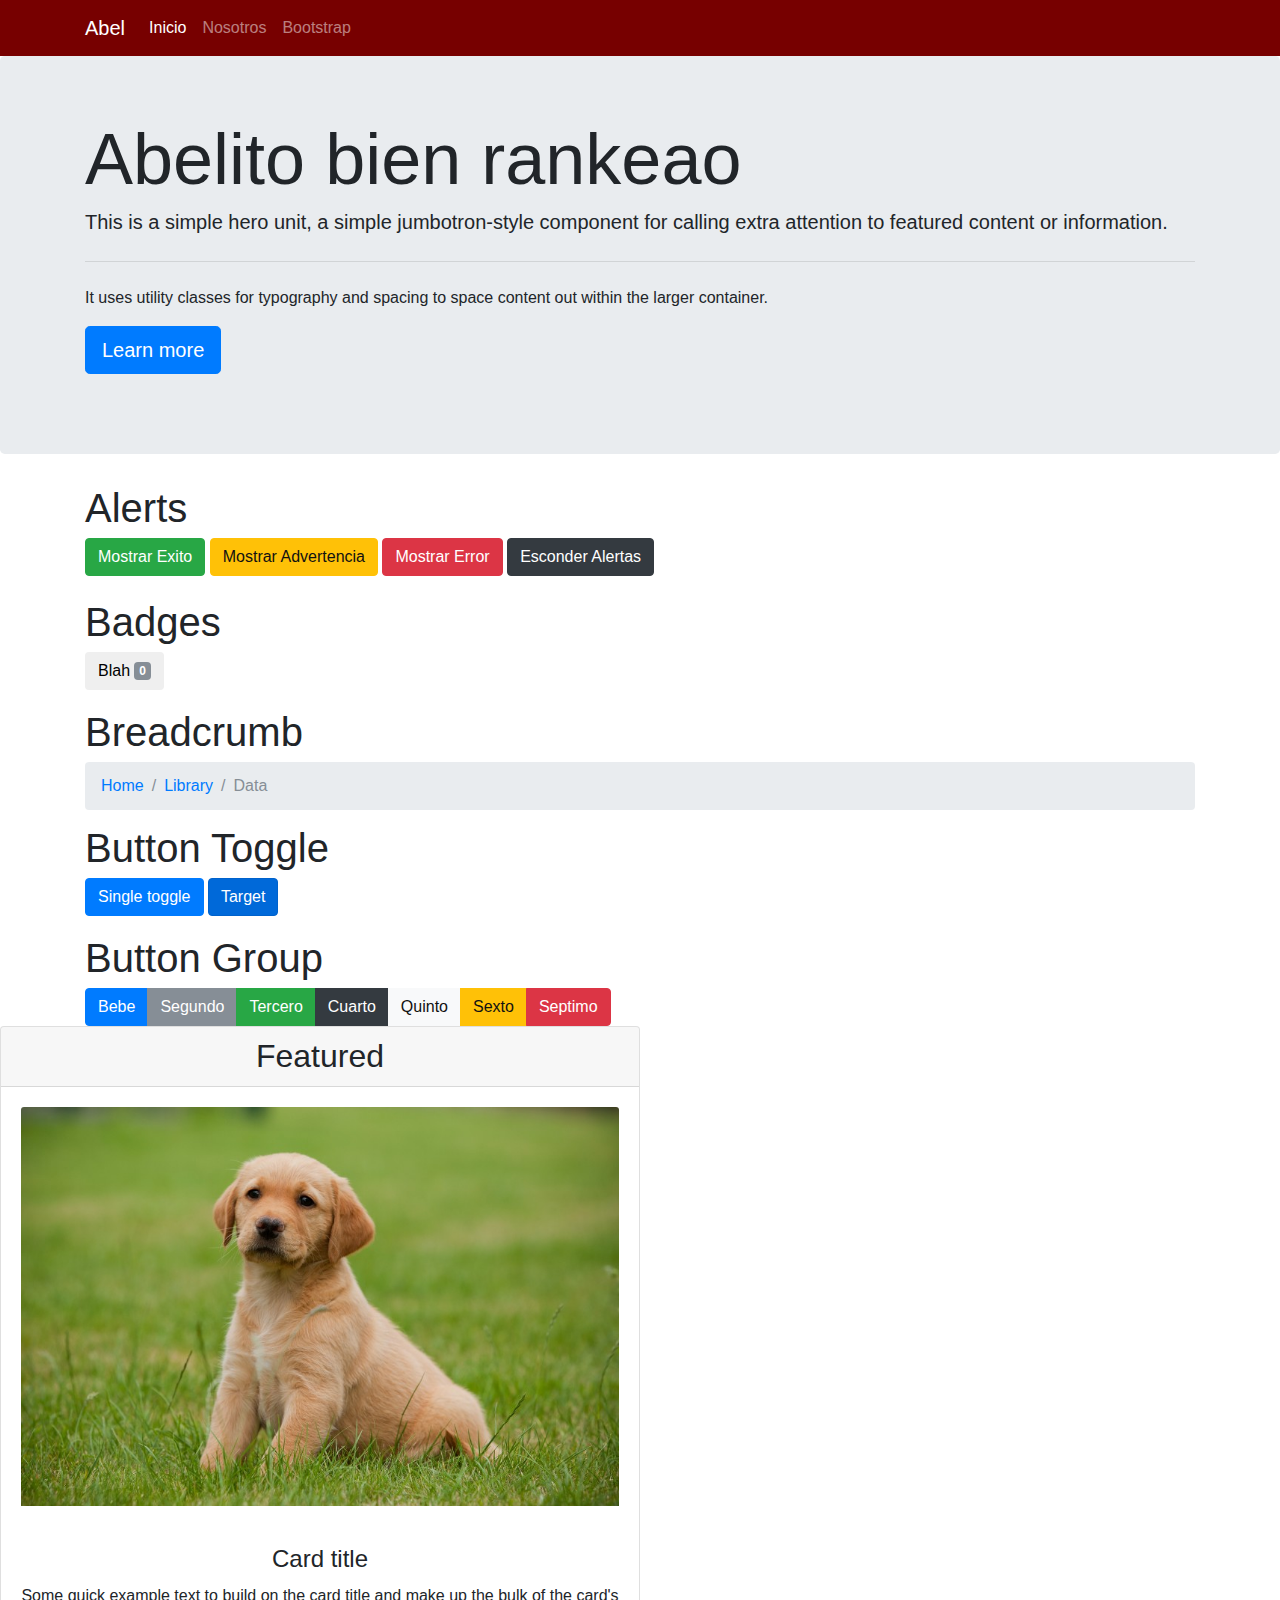
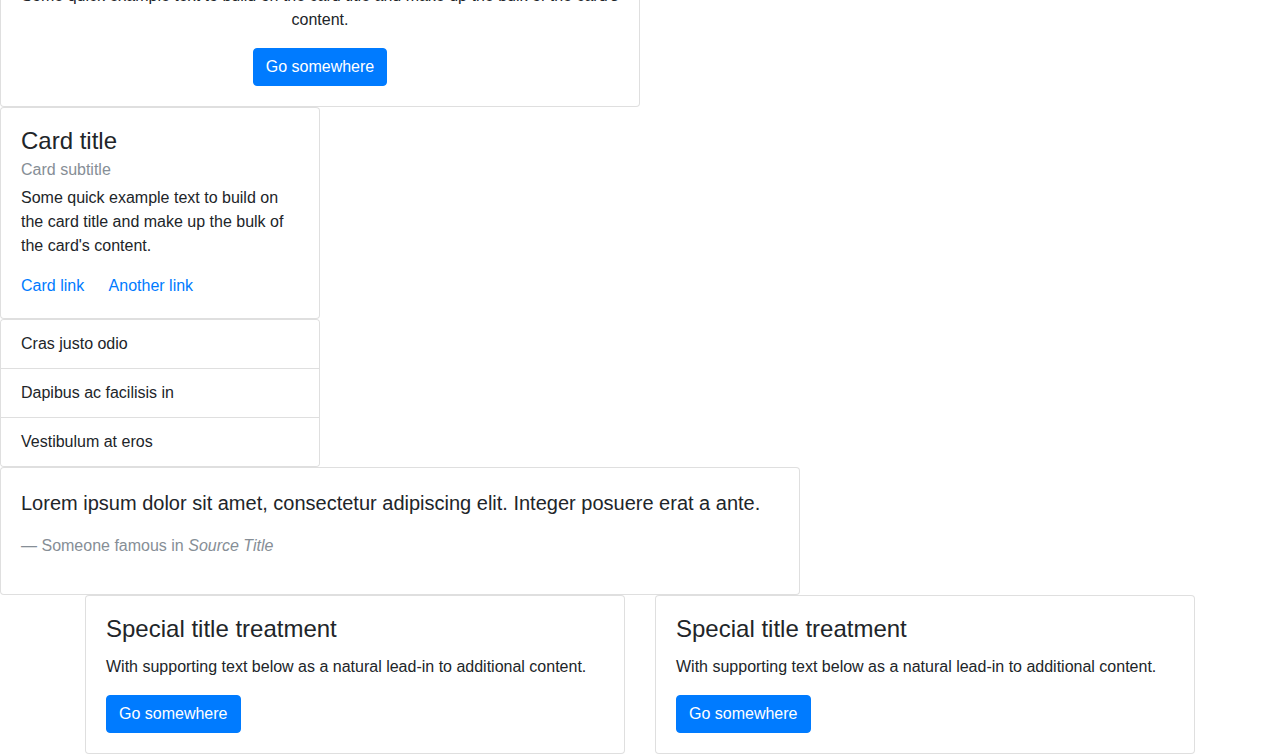
<file: index.html>
<!DOCTYPE html>
<html ng-app="app">
<head>
	<link rel="stylesheet" type="text/css" href="css/bootstrap.min.css">
	<link rel="stylesheet" type="text/css" href="css/app.css">
	<script src="js/jquery-3.2.1.min.js"></script>
	<script src="js/popper.min.js"></script>
	<script src="js/bootstrap.min.js"></script>
	<script src="js/angular.min.js"></script>
	<script src="js/app.js"></script>
	<title>Abelito</title>
</head>
<body ng-controller="AppController">

	<nav class="navbar navbar-expand-lg navbar-dark" style="background-color: #770000;">
		<div class="container">
		  <a class="navbar-brand" href="#">Abel</a>
		  <button class="navbar-toggler" type="button" data-toggle="collapse" data-target="#navbarSupportedContent" aria-controls="navbarSupportedContent" aria-expanded="false" aria-label="Toggle navigation">
		    <span class="navbar-toggler-icon"></span>
		  </button>

		  <div class="collapse navbar-collapse" id="navbarSupportedContent">
		    <ul class="navbar-nav mr-auto">
		      <li class="nav-item">
		        <a class="nav-link active" href="#">Inicio <span class="sr-only">(current)</span></a>
		      </li>
		      <li class="nav-item">
		        <a class="nav-link" href="#">Nosotros</a>
		      </li>
		      <li class="nav-item">
		        <a class="nav-link" href="http://getbootstrap.com/docs/4.0/components/alerts/">Bootstrap</a>
		      </li>
		    </ul>
		  </div>
		</div>
	</nav>

	<div class="jumbotron">
		<div class="container">
		  <h1 class="display-3">Abelito bien rankeao</h1>
		  <p class="lead">This is a simple hero unit, a simple jumbotron-style component for calling extra attention to featured content or information.</p>
		  <hr class="my-4">
		  <p>It uses utility classes for typography and spacing to space content out within the larger container.</p>
		  <p class="lead">
		    <a class="btn btn-primary btn-lg" href="#" role="button">Learn more</a>
		  </p>
		</div>
	</div>

	<!-- Alerts -->
	<div class="container">
		<h1>Alerts</h1>	
		<button type="button" class="btn btn-success" ng-click="showSuccessAlertClick()">Mostrar Exito</button>
		<button type="button" class="btn btn-warning" ng-click="showWarningAlertClick()">Mostrar Advertencia</button>
		<button type="button" class="btn btn-danger" ng-click="showErrorAlertClick()">Mostrar Error</button>
		<button type="button" class="btn btn-dark" ng-click="hideAlertClick()">Esconder Alertas</button>
		<br><br>
		<div ng-show="showSuccessAlert" class="alert alert-success" role="alert">
		  This is a dark alert—check it out!
		  <h4>Test</h4>
		</div>

		<div ng-show="showWarningAlert" class="alert alert-warning" role="alert">
		  This is a dark alert—check it out!
		  <hr>

		</div>

		<div ng-show="showErrorAlert" class="alert alert-danger" role="alert">
		  This is a dark alert—check it out!
		  <h1>Test</h1>
		</div>	
	</div>
	<!-- Fin Alerts -->


	<!-- Badges -->
	<div class="container">
		<h1>Badges</h1>
		<button class="btn" ng-click="clickBadge()">
			Blah
				<span class="badge badge-secondary">{{badgeCounter}}</span>
		</button>
	</div>
	<!-- Fin Badges -->


	<!-- Breadcrumb -->
	<div class="container" style="margin-top: 20px;">
		<h1>Breadcrumb</h1>
		<ol class="breadcrumb">
		  <li class="breadcrumb-item"><a href="#">Home</a></li>
		  <li class="breadcrumb-item"><a href="#">Library</a></li>
		  <li class="breadcrumb-item active">Data</li>
		</ol>
	</div>
	<!-- Fin Breadcrumb -->

	<!-- Button Toggle -->
	<div class="container">
		<h1>Button Toggle</h1>
		<button type="button" class="btn btn-primary" data-toggle="button" data-target="#buttonToggle">
		  Single toggle
		</button>
		<button class="btn btn-primary active" id="buttonToggle" aria-pressed="true">
		  Target
		</button>
	</div>
	<!-- Fin Button Toggle -->

	<!-- Button Group -->
		<div class="container" style="margin-top: 20px;">
			<h1>Button Group</h1>
			<div class="btn-group" role="group" aria-label="Basic example button group">
				<a href="#idBebe" class="btn btn-primary" ng-click="showBebeClick()">Bebe</a>
				<button type="button" class="btn btn-secondary">Segundo</button>
				<button type="button" class="btn btn-success">Tercero</button>
				<button type="button" class="btn btn-dark">Cuarto</button>
				<button type="button" class="btn btn-light">Quinto</button>
				<button type="button" class="btn btn-warning">Sexto</button>
				<button type="button" class="btn btn-danger" ng-click="clickBadge()">Septimo</button>
			</div>
		</div>
	<!-- Fin Button Group -->

	<!-- Firebase Test -->
	<div class="container imageContainer" ng-show="showBebe" id="idBebe">
		<img width="200px" src="css/images/bebe.png" class="firebase-effect">
	</div>
	<!-- Fin Firebase Test -->

	<!-- Cards -->
	<div class="card text-center" style="width: 40rem;">
		<h2 class="card-header">
	    Featured
	  	</h2>
		<div class="card-body">
			<img class="card-img-top" src="css/images/perro.jpg" alt="Card image cap">
		</div>
		<div class="card-body">
			<h4 class="card-title">Card title</h4>
			<p class="card-text">Some quick example text to build on the card title and make up the bulk of the card's content.</p>
			<a href="#" class="btn btn-primary">Go somewhere</a>
		</div>
	</div>
	<div class="card" style="width: 20rem;">
	  <div class="card-body">
	    <h4 class="card-title">Card title</h4>
	    <h6 class="card-subtitle mb-2 text-muted">Card subtitle</h6>
	    <p class="card-text">Some quick example text to build on the card title and make up the bulk of the card's content.</p>
	    <a href="#" class="card-link">Card link</a>
	    <a href="#" class="card-link">Another link</a>
	  </div>
	</div>
	<div class="card" style="width: 20rem;">
	  <ul class="list-group list-group-flush">
	    <li class="list-group-item">Cras justo odio</li>
	    <li class="list-group-item">Dapibus ac facilisis in</li>
	    <li class="list-group-item">Vestibulum at eros</li>
	  </ul>
	</div>
	<div class="card" style="width: 50rem;">
		<div class="card-body">
			<blockquote class="blockquote mb-10">
		      <p>Lorem ipsum dolor sit amet, consectetur adipiscing elit. Integer posuere erat a ante.</p>
		      <footer class="blockquote-footer">Someone famous in <cite title="Source Title">Source Title</cite></footer>
		    </blockquote>
		</div>
	</div>
	<div class="container">
		<div class="row">
		  <div class="col-sm-12 col-lg-6">
		    <div class="card">
		      <div class="card-body">
		        <h4 class="card-title">Special title treatment</h4>
		        <p class="card-text">With supporting text below as a natural lead-in to additional content.</p>
		        <a href="#" class="btn btn-primary">Go somewhere</a>
		      </div>
		    </div>
		  </div>
		  <div class="col-sm-12 col-lg-6">
		    <div class="card">
		      <div class="card-body">
		        <h4 class="card-title">Special title treatment</h4>
		        <p class="card-text">With supporting text below as a natural lead-in to additional content.</p>
		        <a href="#" class="btn btn-primary">Go somewhere</a>
		      </div>
		    </div>
		  </div>
		</div>
	</div>
	<!-- Fin Cards -->

</body>
</html>
</file>
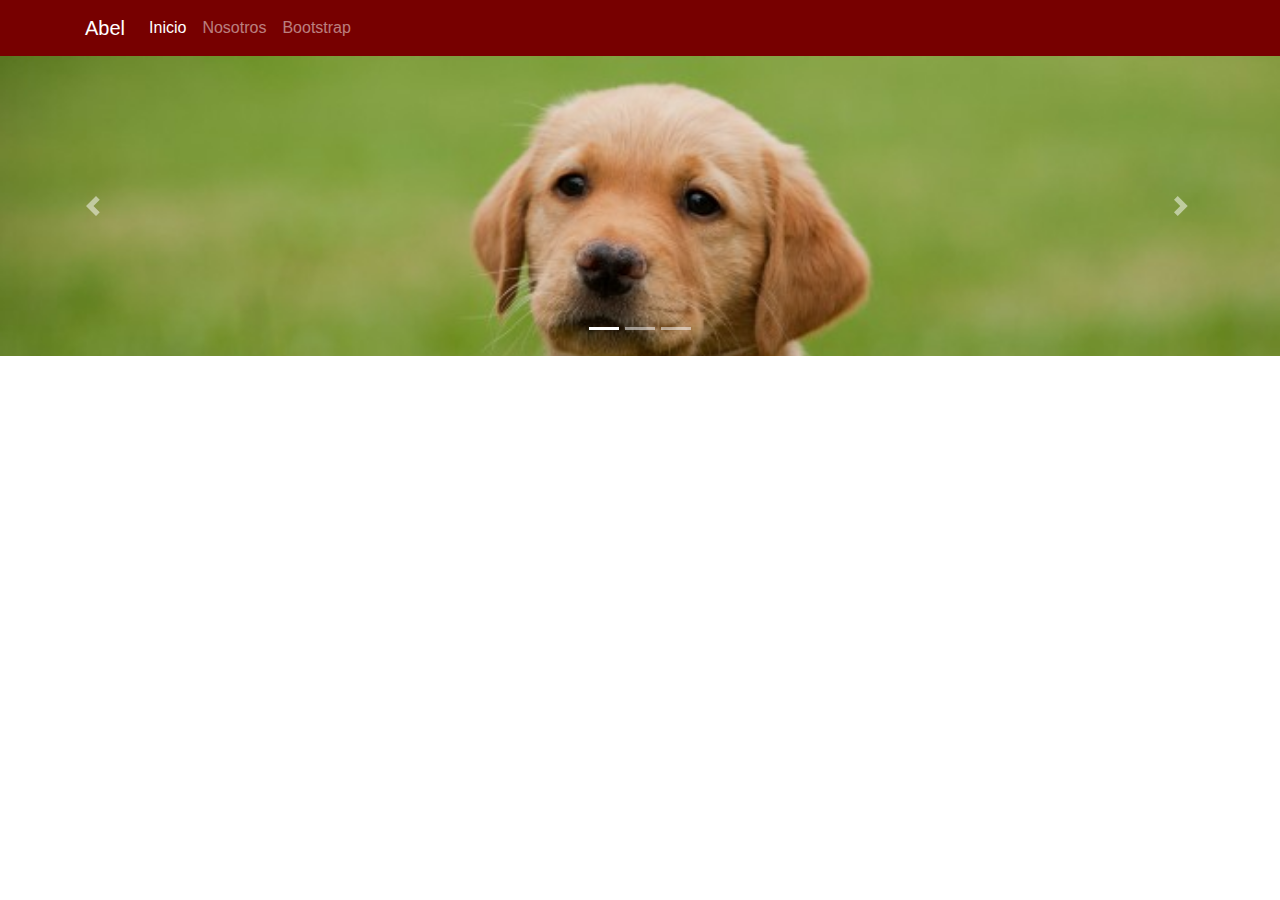
<file: public/index.html>
<!DOCTYPE html>
<html ng-app="app">
<head>
	<link rel="stylesheet" type="text/css" href="css/bootstrap.min.css">
	<link rel="stylesheet" type="text/css" href="css/app.css">
	<script src="js/jquery-3.2.1.min.js"></script>
	<script src="js/popper.min.js"></script>
	<script src="js/bootstrap.min.js"></script>
	<script src="js/angular.min.js"></script>
	<script src="js/app.js"></script>
	<title>Abelito</title>
</head>
<body ng-controller="AppController">

	<!-- Menu -->

	<nav class="navbar navbar-expand-lg navbar-dark" style="background-color: #770000;">
		<div class="container">
		  <a class="navbar-brand" href="#">Abel</a>
		  <button class="navbar-toggler" type="button" data-toggle="collapse" data-target="#navbarSupportedContent" aria-controls="navbarSupportedContent" aria-expanded="false" aria-label="Toggle navigation">
		    <span class="navbar-toggler-icon"></span>
		  </button>

		  <div class="collapse navbar-collapse" id="navbarSupportedContent">
		    <ul class="navbar-nav mr-auto">
		      <li class="nav-item">
		        <a class="nav-link active" href="#">Inicio <span class="sr-only">(current)</span></a>
		      </li>
		      <li class="nav-item">
		        <a class="nav-link" href="#">Nosotros</a>
		      </li>
		      <li class="nav-item">
		        <a class="nav-link" href="http://getbootstrap.com/docs/4.0/components/alerts/">Bootstrap</a>
		      </li>
		    </ul>
		  </div>
		</div>
	</nav>

	<!-- Fin Menu -->

	<!-- Carousel -->
	<div class="carousel-container">
		<div id="mainCarousel" class="carousel slide" data-ride="carousel">
		  <ol class="carousel-indicators">
		    <li data-target="#mainCarousel" data-slide-to="0" class="active"></li>
		    <li data-target="#mainCarousel" data-slide-to="1"></li>
		    <li data-target="#mainCarousel" data-slide-to="2"></li>
		  </ol>
		  <div class="carousel-inner">
		    <div class="carousel-item active">
		      <img class="d-block w-100" src="css/images/perro3.jpg" alt="First slide">
		    </div>
		    <div class="carousel-item">
		      <img class="d-block w-100" src="css/images/gato.jpg" alt="Second slide">
		    </div>
		    <div class="carousel-item">
		      <img class="d-block w-100" src="css/images/tortugas.jpg" alt="Third slide">
		    </div>
		  </div>
		  <a class="carousel-control-prev" href="#mainCarousel" role="button" data-slide="prev">
		    <span class="carousel-control-prev-icon" aria-hidden="true"></span>
		    <span class="sr-only">Previous</span>
		  </a>
		  <a class="carousel-control-next" href="#mainCarousel" role="button" data-slide="next">
		    <span class="carousel-control-next-icon" aria-hidden="true"></span>
		    <span class="sr-only">Next</span>
		  </a>
		</div>
	</div>
	<!-- Fin Carousel -->

</body>
</html>
</file>
<file: css/app.css>
@-webkit-keyframes sinusoid {
    0%, 50% {
        -webkit-transform: translateY(0);
        transform: translateY(0);
        -webkit-animation-timing-function: cubic-bezier(.2, .25, .55, 1);
        animation-timing-function: cubic-bezier(.2, .25, .55, 1)
    }
    25% {
        -webkit-transform: translateY(-7px);
        transform: translateY(-7px);
        -webkit-animation-timing-function: cubic-bezier(.45, 0, .8, .75);
        animation-timing-function: cubic-bezier(.45, 0, .8, .75)
    }
    75% {
        -webkit-transform: translateY(7px);
        transform: translateY(7px);
        -webkit-animation-timing-function: cubic-bezier(.45, 0, .8, .75);
        animation-timing-function: cubic-bezier(.45, 0, .8, .75)
    }
}
@keyframes sinusoid {
    0%, 50% {
        -webkit-transform: translateY(0);
        transform: translateY(0);
        -webkit-animation-timing-function: cubic-bezier(.2, .25, .55, 1);
        animation-timing-function: cubic-bezier(.2, .25, .55, 1)
    }
    25% {
        -webkit-transform: translateY(-7px);
        transform: translateY(-7px);
        -webkit-animation-timing-function: cubic-bezier(.45, 0, .8, .75);
        animation-timing-function: cubic-bezier(.45, 0, .8, .75)
    }
    75% {
        -webkit-transform: translateY(7px);
        transform: translateY(7px);
        -webkit-animation-timing-function: cubic-bezier(.45, 0, .8, .75);
        animation-timing-function: cubic-bezier(.45, 0, .8, .75)
    }
}

.test{
	background: blue;
}

.firebase-effect{
	-webkit-animation-fill-mode: both;
    animation-fill-mode: both;
    -webkit-animation: sinusoid 3s ease infinite;
    animation: sinusoid 3s ease infinite;
    -webkit-animation-delay: -.6s;
    animation-delay: -.6s;
}

.imageContainer{
	margin-top:30px;
}
</file>
<file: public/css/app.css>
@-webkit-keyframes sinusoid {
    0%, 50% {
        -webkit-transform: translateY(0);
        transform: translateY(0);
        -webkit-animation-timing-function: cubic-bezier(.2, .25, .55, 1);
        animation-timing-function: cubic-bezier(.2, .25, .55, 1)
    }
    25% {
        -webkit-transform: translateY(-7px);
        transform: translateY(-7px);
        -webkit-animation-timing-function: cubic-bezier(.45, 0, .8, .75);
        animation-timing-function: cubic-bezier(.45, 0, .8, .75)
    }
    75% {
        -webkit-transform: translateY(7px);
        transform: translateY(7px);
        -webkit-animation-timing-function: cubic-bezier(.45, 0, .8, .75);
        animation-timing-function: cubic-bezier(.45, 0, .8, .75)
    }
}
@keyframes sinusoid {
    0%, 50% {
        -webkit-transform: translateY(0);
        transform: translateY(0);
        -webkit-animation-timing-function: cubic-bezier(.2, .25, .55, 1);
        animation-timing-function: cubic-bezier(.2, .25, .55, 1)
    }
    25% {
        -webkit-transform: translateY(-7px);
        transform: translateY(-7px);
        -webkit-animation-timing-function: cubic-bezier(.45, 0, .8, .75);
        animation-timing-function: cubic-bezier(.45, 0, .8, .75)
    }
    75% {
        -webkit-transform: translateY(7px);
        transform: translateY(7px);
        -webkit-animation-timing-function: cubic-bezier(.45, 0, .8, .75);
        animation-timing-function: cubic-bezier(.45, 0, .8, .75)
    }
}

.test{
	background: blue;
}

.firebase-effect{
	-webkit-animation-fill-mode: both;
    animation-fill-mode: both;
    -webkit-animation: sinusoid 3s ease infinite;
    animation: sinusoid 3s ease infinite;
    -webkit-animation-delay: -.6s;
    animation-delay: -.6s;
}

.imageContainer{
	margin-top:30px;
}

.carousel-container{
    max-height: 300px;
}

#mainCarousel .carousel-inner .carousel-item{
    max-height: 300px;
}


#mainCarousel .carousel-inner .carousel-item img{
    display: block;
}
</file>
